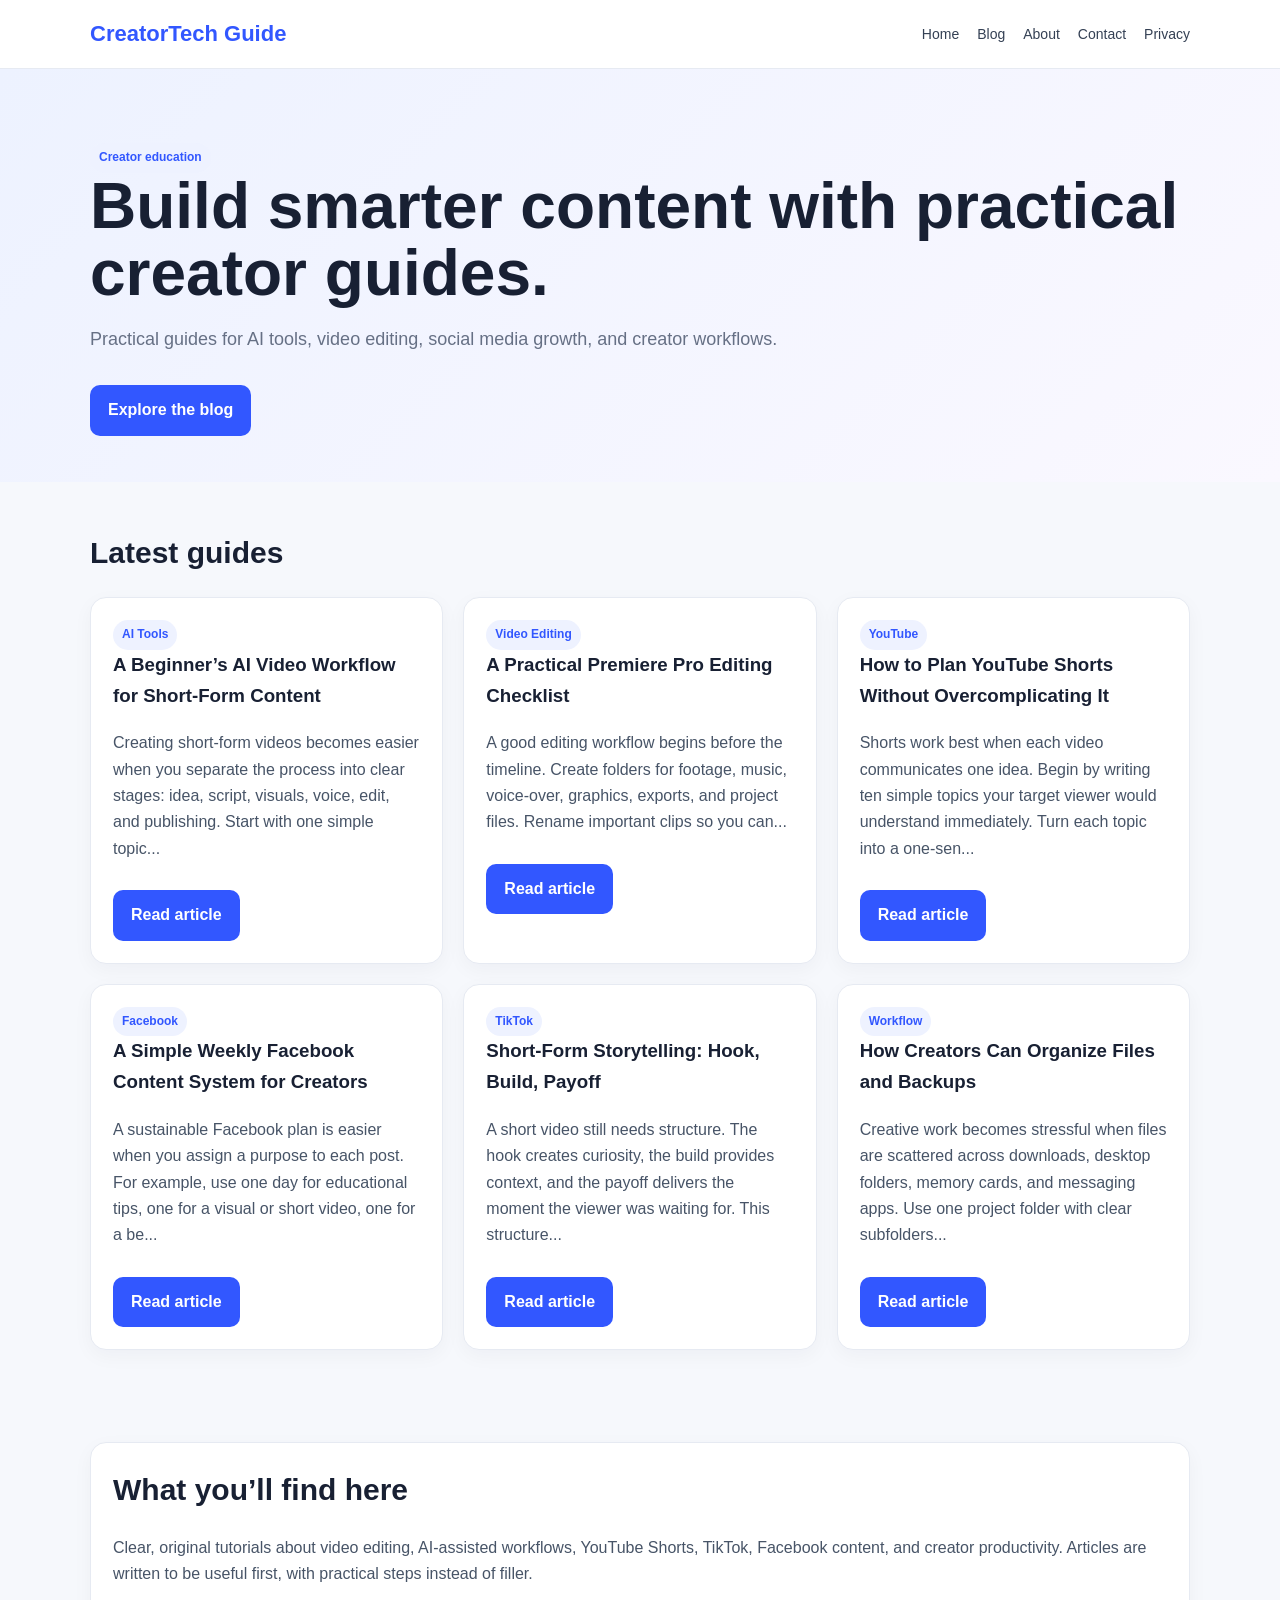
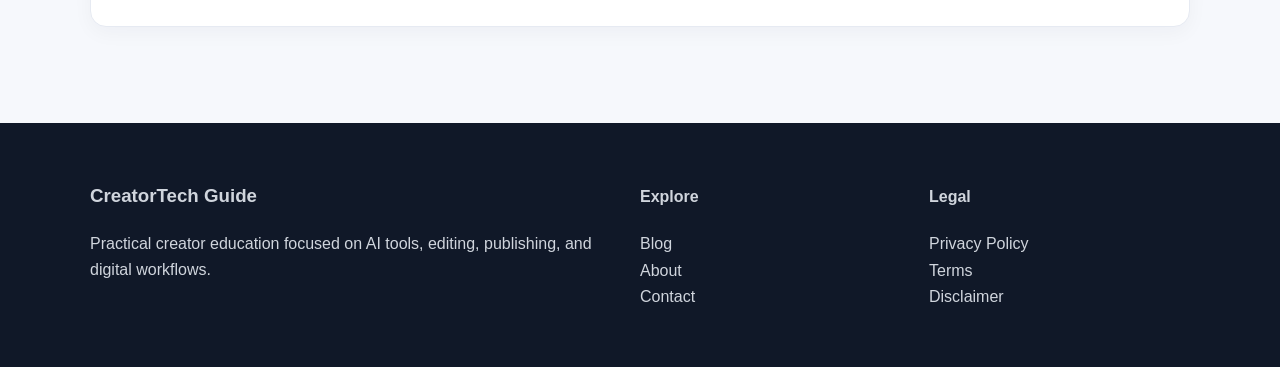
<file: index.html>
<!doctype html><html lang="en"><head>
<meta charset="utf-8"><meta name="viewport" content="width=device-width,initial-scale=1">
<title>Home | CreatorTech Guide</title>
<meta name="description" content="Practical guides for AI tools, video editing, social media growth, and creator workflows.">
<link rel="stylesheet" href="style.css">
</head><body>
<header><div class="container nav">
<a class="logo" href="index.html">CreatorTech Guide</a>
<nav>
<a href="index.html">Home</a>
<a href="blog.html">Blog</a>
<a href="about.html">About</a>
<a href="contact.html">Contact</a>
<a href="privacy.html">Privacy</a>
</nav>
</div></header>

<section class="hero"><div class="container">
<span class="badge">Creator education</span>
<h1>Build smarter content with practical creator guides.</h1>
<p>Practical guides for AI tools, video editing, social media growth, and creator workflows.</p>
<a class="btn" href="blog.html">Explore the blog</a>
</div></section>
<section class="section"><div class="container"><h2>Latest guides</h2><div class="grid"><article class="card"><span class="badge">AI Tools</span><h3><a href="ai-video-workflow.html">A Beginner’s AI Video Workflow for Short-Form Content</a></h3>
    <p>Creating short-form videos becomes easier when you separate the process into clear stages: idea, script, visuals, voice, edit, and publishing. Start with one simple topic...</p><a class="btn" href="ai-video-workflow.html">Read article</a></article><article class="card"><span class="badge">Video Editing</span><h3><a href="premiere-editing-checklist.html">A Practical Premiere Pro Editing Checklist</a></h3>
    <p>A good editing workflow begins before the timeline. Create folders for footage, music, voice-over, graphics, exports, and project files. Rename important clips so you can...</p><a class="btn" href="premiere-editing-checklist.html">Read article</a></article><article class="card"><span class="badge">YouTube</span><h3><a href="youtube-shorts-planning.html">How to Plan YouTube Shorts Without Overcomplicating It</a></h3>
    <p>Shorts work best when each video communicates one idea. Begin by writing ten simple topics your target viewer would understand immediately. Turn each topic into a one-sen...</p><a class="btn" href="youtube-shorts-planning.html">Read article</a></article><article class="card"><span class="badge">Facebook</span><h3><a href="facebook-content-system.html">A Simple Weekly Facebook Content System for Creators</a></h3>
    <p>A sustainable Facebook plan is easier when you assign a purpose to each post. For example, use one day for educational tips, one for a visual or short video, one for a be...</p><a class="btn" href="facebook-content-system.html">Read article</a></article><article class="card"><span class="badge">TikTok</span><h3><a href="tiktok-storytelling.html">Short-Form Storytelling: Hook, Build, Payoff</a></h3>
    <p>A short video still needs structure. The hook creates curiosity, the build provides context, and the payoff delivers the moment the viewer was waiting for. This structure...</p><a class="btn" href="tiktok-storytelling.html">Read article</a></article><article class="card"><span class="badge">Workflow</span><h3><a href="creator-file-organization.html">How Creators Can Organize Files and Backups</a></h3>
    <p>Creative work becomes stressful when files are scattered across downloads, desktop folders, memory cards, and messaging apps. Use one project folder with clear subfolders...</p><a class="btn" href="creator-file-organization.html">Read article</a></article></div></div></section>
<section class="section"><div class="container card"><h2>What you’ll find here</h2>
<p>Clear, original tutorials about video editing, AI-assisted workflows, YouTube Shorts, TikTok, Facebook content, and creator productivity. Articles are written to be useful first, with practical steps instead of filler.</p>
</div></section>

<footer><div class="container footer-grid">
<div><h3>CreatorTech Guide</h3><p>Practical creator education focused on AI tools, editing, publishing, and digital workflows.</p></div>
<div><h4>Explore</h4><p><a href="blog.html">Blog</a><br><a href="about.html">About</a><br><a href="contact.html">Contact</a></p></div>
<div><h4>Legal</h4><p><a href="privacy.html">Privacy Policy</a><br><a href="terms.html">Terms</a><br><a href="disclaimer.html">Disclaimer</a></p></div>
</div></footer>
</body></html>
</file>
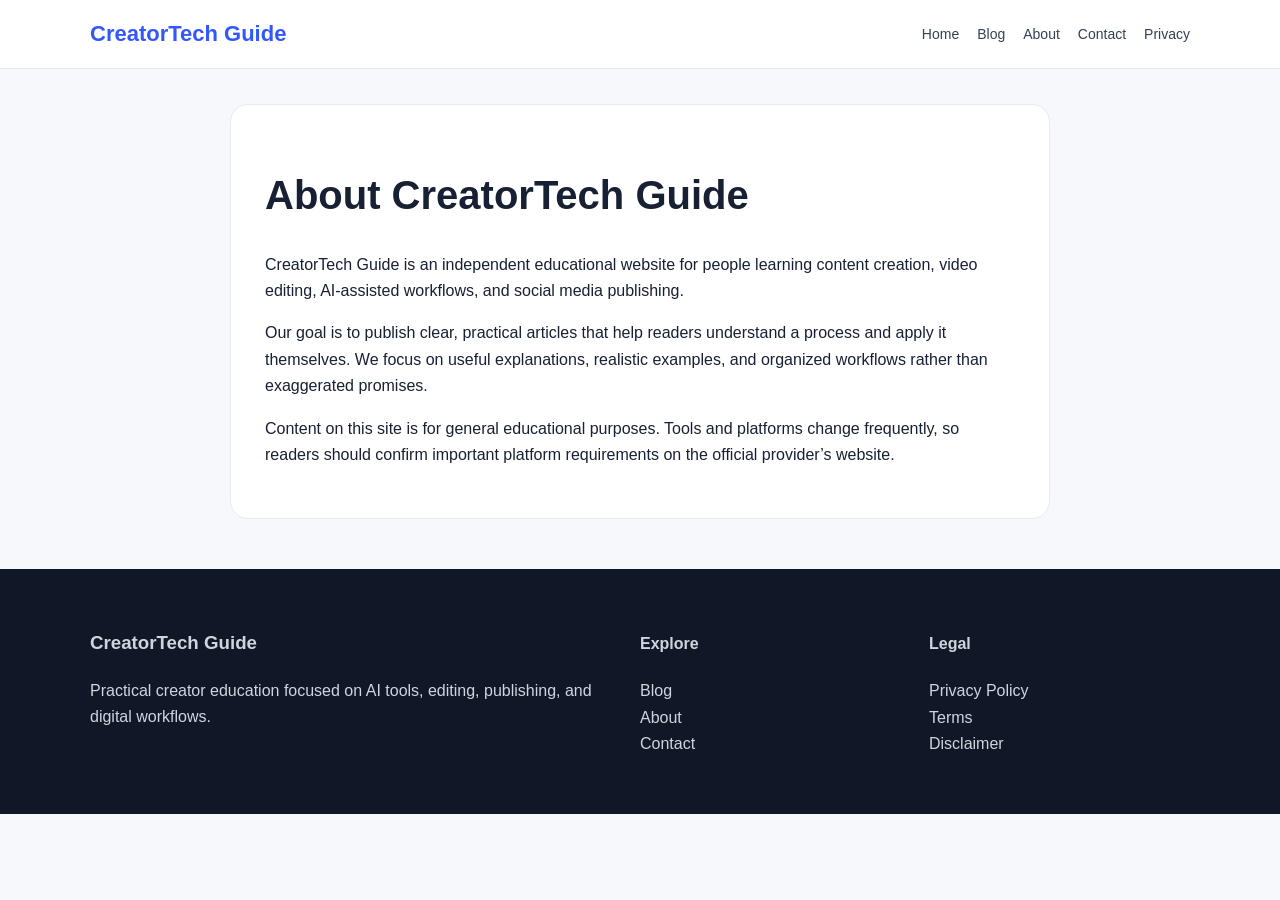
<file: about.html>
<!doctype html><html lang="en"><head>
<meta charset="utf-8"><meta name="viewport" content="width=device-width,initial-scale=1">
<title>About | CreatorTech Guide</title>
<meta name="description" content="CreatorTech Guide">
<link rel="stylesheet" href="style.css">
</head><body>
<header><div class="container nav">
<a class="logo" href="index.html">CreatorTech Guide</a>
<nav>
<a href="index.html">Home</a>
<a href="blog.html">Blog</a>
<a href="about.html">About</a>
<a href="contact.html">Contact</a>
<a href="privacy.html">Privacy</a>
</nav>
</div></header>
<main class="container"><section class="article"><h1>About CreatorTech Guide</h1>
<p>CreatorTech Guide is an independent educational website for people learning content creation, video editing, AI-assisted workflows, and social media publishing.</p>
<p>Our goal is to publish clear, practical articles that help readers understand a process and apply it themselves. We focus on useful explanations, realistic examples, and organized workflows rather than exaggerated promises.</p>
<p>Content on this site is for general educational purposes. Tools and platforms change frequently, so readers should confirm important platform requirements on the official provider’s website.</p></section></main>
<footer><div class="container footer-grid">
<div><h3>CreatorTech Guide</h3><p>Practical creator education focused on AI tools, editing, publishing, and digital workflows.</p></div>
<div><h4>Explore</h4><p><a href="blog.html">Blog</a><br><a href="about.html">About</a><br><a href="contact.html">Contact</a></p></div>
<div><h4>Legal</h4><p><a href="privacy.html">Privacy Policy</a><br><a href="terms.html">Terms</a><br><a href="disclaimer.html">Disclaimer</a></p></div>
</div></footer>
</body></html>
</file>
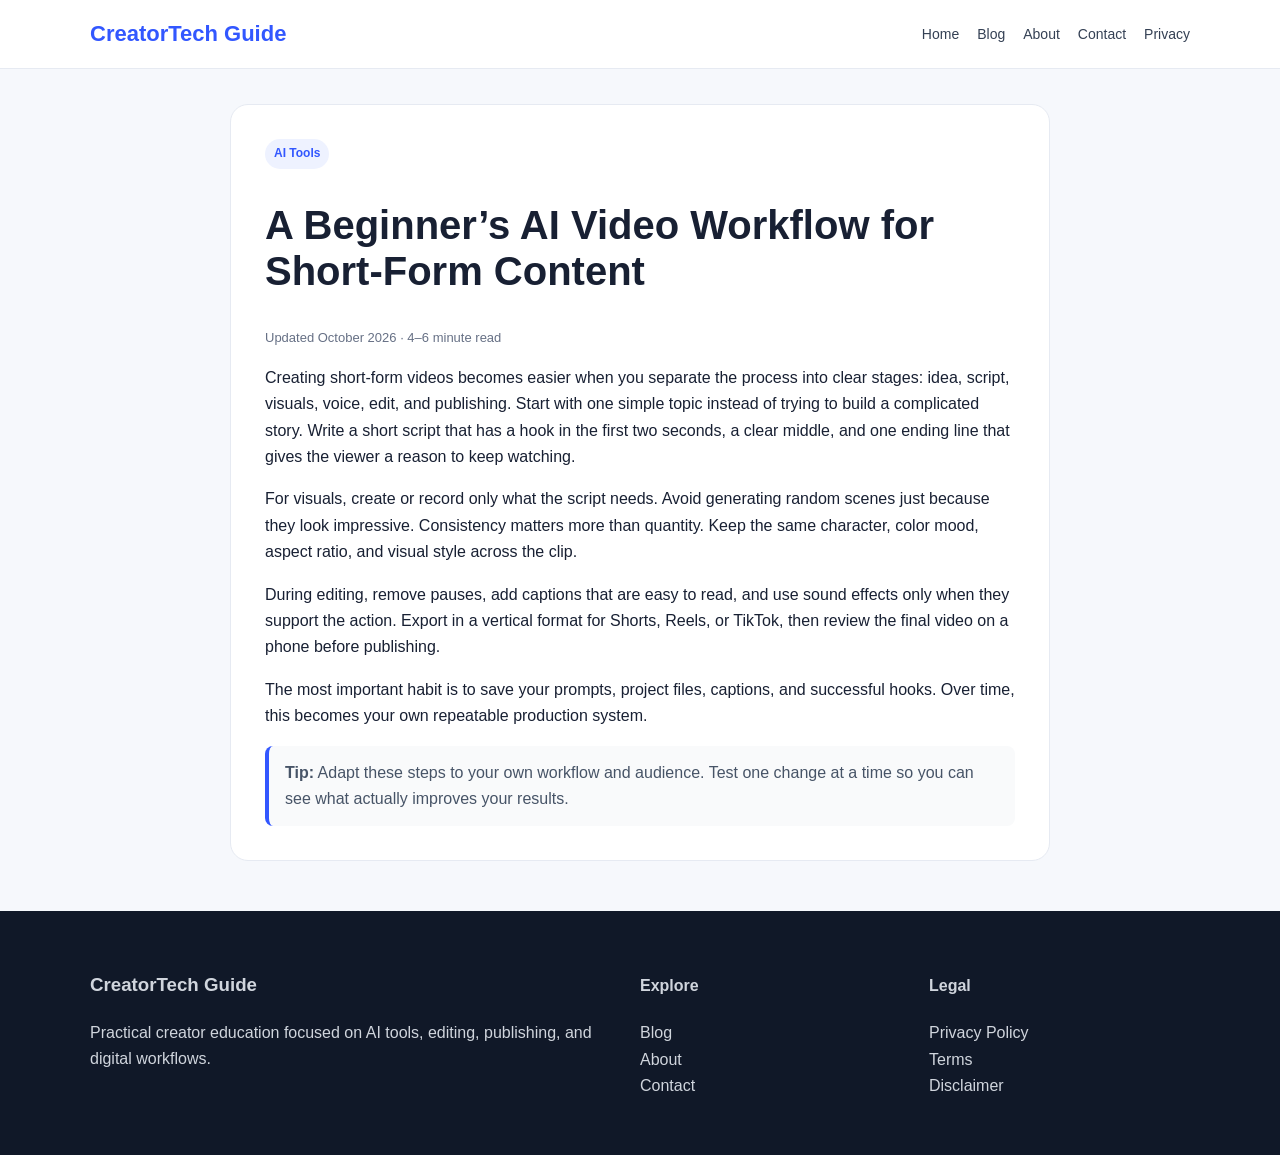
<file: ai-video-workflow.html>
<!doctype html><html lang="en"><head>
<meta charset="utf-8"><meta name="viewport" content="width=device-width,initial-scale=1">
<title>A Beginner’s AI Video Workflow for Short-Form Content | CreatorTech Guide</title>
<meta name="description" content="A Beginner’s AI Video Workflow for Short-Form Content">
<link rel="stylesheet" href="style.css">
</head><body>
<header><div class="container nav">
<a class="logo" href="index.html">CreatorTech Guide</a>
<nav>
<a href="index.html">Home</a>
<a href="blog.html">Blog</a>
<a href="about.html">About</a>
<a href="contact.html">Contact</a>
<a href="privacy.html">Privacy</a>
</nav>
</div></header>
<main class="container"><article class="article"><span class="badge">AI Tools</span>
    <h1>A Beginner’s AI Video Workflow for Short-Form Content</h1><p class="meta">Updated October 2026 · 4–6 minute read</p><p>Creating short-form videos becomes easier when you separate the process into clear stages: idea, script, visuals, voice, edit, and publishing. Start with one simple topic instead of trying to build a complicated story. Write a short script that has a hook in the first two seconds, a clear middle, and one ending line that gives the viewer a reason to keep watching.</p><p>For visuals, create or record only what the script needs. Avoid generating random scenes just because they look impressive. Consistency matters more than quantity. Keep the same character, color mood, aspect ratio, and visual style across the clip.</p><p>During editing, remove pauses, add captions that are easy to read, and use sound effects only when they support the action. Export in a vertical format for Shorts, Reels, or TikTok, then review the final video on a phone before publishing.</p><p>The most important habit is to save your prompts, project files, captions, and successful hooks. Over time, this becomes your own repeatable production system.</p>
    <div class="notice"><strong>Tip:</strong> Adapt these steps to your own workflow and audience. Test one change at a time so you can see what actually improves your results.</div>
    </article></main>
<footer><div class="container footer-grid">
<div><h3>CreatorTech Guide</h3><p>Practical creator education focused on AI tools, editing, publishing, and digital workflows.</p></div>
<div><h4>Explore</h4><p><a href="blog.html">Blog</a><br><a href="about.html">About</a><br><a href="contact.html">Contact</a></p></div>
<div><h4>Legal</h4><p><a href="privacy.html">Privacy Policy</a><br><a href="terms.html">Terms</a><br><a href="disclaimer.html">Disclaimer</a></p></div>
</div></footer>
</body></html>
</file>
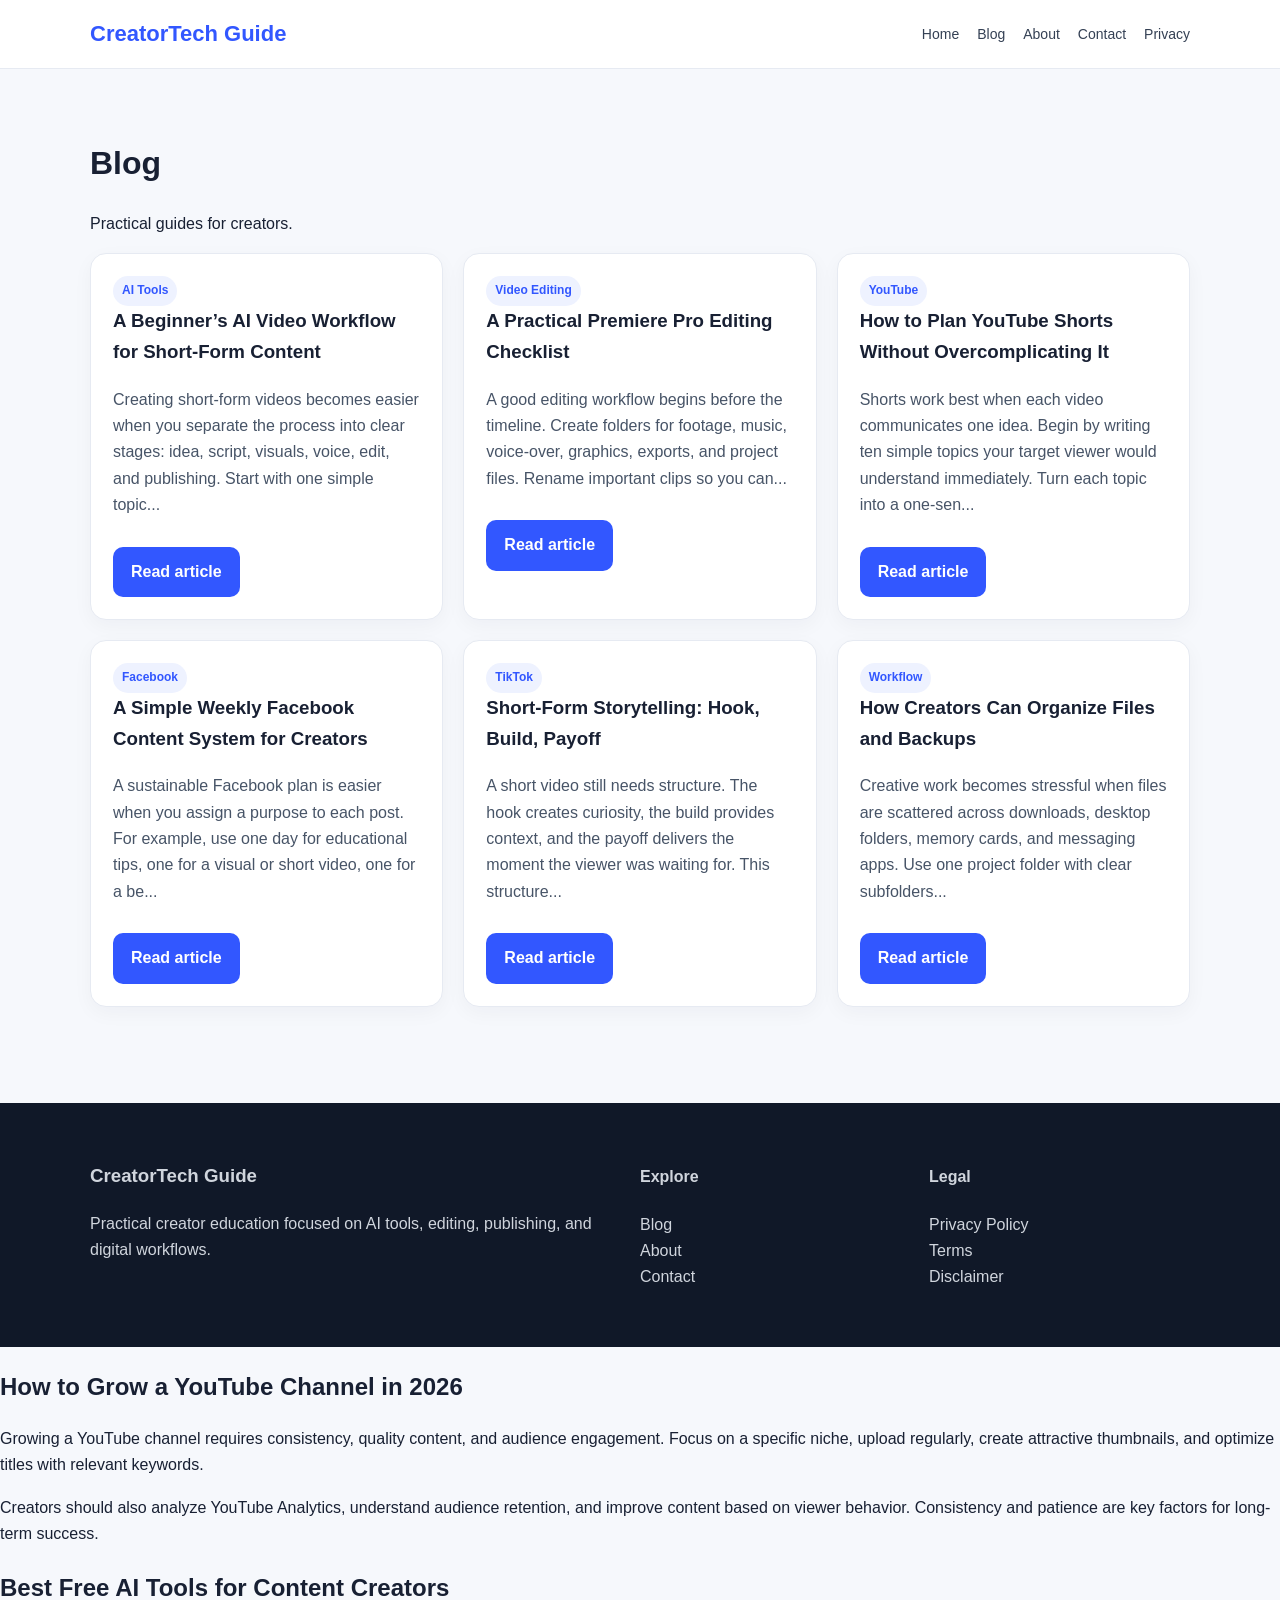
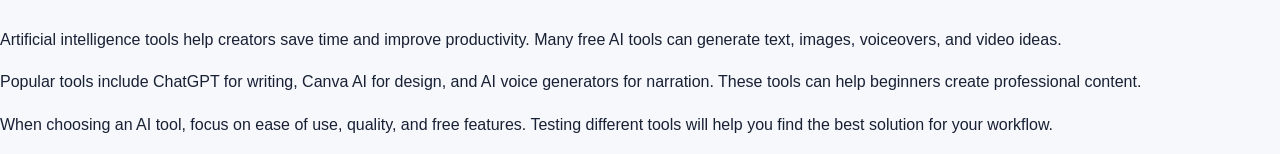
<file: blog.html>
<!doctype html><html lang="en"><head>
<meta charset="utf-8"><meta name="viewport" content="width=device-width,initial-scale=1">
<title>Blog | CreatorTech Guide</title>
<meta name="description" content="CreatorTech Guide">
<link rel="stylesheet" href="style.css">
</head><body>
<header><div class="container nav">
<a class="logo" href="index.html">CreatorTech Guide</a>
<nav>
<a href="index.html">Home</a>
<a href="blog.html">Blog</a>
<a href="about.html">About</a>
<a href="contact.html">Contact</a>
<a href="privacy.html">Privacy</a>
</nav>
</div></header>
<main class="section"><div class="container"><h1>Blog</h1><p>Practical guides for creators.</p><div class="grid"><article class="card"><span class="badge">AI Tools</span><h3><a href="ai-video-workflow.html">A Beginner’s AI Video Workflow for Short-Form Content</a></h3>
    <p>Creating short-form videos becomes easier when you separate the process into clear stages: idea, script, visuals, voice, edit, and publishing. Start with one simple topic...</p><a class="btn" href="ai-video-workflow.html">Read article</a></article><article class="card"><span class="badge">Video Editing</span><h3><a href="premiere-editing-checklist.html">A Practical Premiere Pro Editing Checklist</a></h3>
    <p>A good editing workflow begins before the timeline. Create folders for footage, music, voice-over, graphics, exports, and project files. Rename important clips so you can...</p><a class="btn" href="premiere-editing-checklist.html">Read article</a></article><article class="card"><span class="badge">YouTube</span><h3><a href="youtube-shorts-planning.html">How to Plan YouTube Shorts Without Overcomplicating It</a></h3>
    <p>Shorts work best when each video communicates one idea. Begin by writing ten simple topics your target viewer would understand immediately. Turn each topic into a one-sen...</p><a class="btn" href="youtube-shorts-planning.html">Read article</a></article><article class="card"><span class="badge">Facebook</span><h3><a href="facebook-content-system.html">A Simple Weekly Facebook Content System for Creators</a></h3>
    <p>A sustainable Facebook plan is easier when you assign a purpose to each post. For example, use one day for educational tips, one for a visual or short video, one for a be...</p><a class="btn" href="facebook-content-system.html">Read article</a></article><article class="card"><span class="badge">TikTok</span><h3><a href="tiktok-storytelling.html">Short-Form Storytelling: Hook, Build, Payoff</a></h3>
    <p>A short video still needs structure. The hook creates curiosity, the build provides context, and the payoff delivers the moment the viewer was waiting for. This structure...</p><a class="btn" href="tiktok-storytelling.html">Read article</a></article><article class="card"><span class="badge">Workflow</span><h3><a href="creator-file-organization.html">How Creators Can Organize Files and Backups</a></h3>
    <p>Creative work becomes stressful when files are scattered across downloads, desktop folders, memory cards, and messaging apps. Use one project folder with clear subfolders...</p><a class="btn" href="creator-file-organization.html">Read article</a></article></div></div></main>
<footer><div class="container footer-grid">
<div><h3>CreatorTech Guide</h3><p>Practical creator education focused on AI tools, editing, publishing, and digital workflows.</p></div>
<div><h4>Explore</h4><p><a href="blog.html">Blog</a><br><a href="about.html">About</a><br><a href="contact.html">Contact</a></p></div>
<div><h4>Legal</h4><p><a href="privacy.html">Privacy Policy</a><br><a href="terms.html">Terms</a><br><a href="disclaimer.html">Disclaimer</a></p></div>
</div></footer>
</body></html>   <h2>How to Grow a YouTube Channel in 2026</h2>

<p>Growing a YouTube channel requires consistency, quality content, and audience engagement. Focus on a specific niche, upload regularly, create attractive thumbnails, and optimize titles with relevant keywords.</p>

<p>Creators should also analyze YouTube Analytics, understand audience retention, and improve content based on viewer behavior. Consistency and patience are key factors for long-term success.</p>
<h2>Best Free AI Tools for Content Creators</h2>

<p>Artificial intelligence tools help creators save time and improve productivity. Many free AI tools can generate text, images, voiceovers, and video ideas.</p>

<p>Popular tools include ChatGPT for writing, Canva AI for design, and AI voice generators for narration. These tools can help beginners create professional content.</p>

<p>When choosing an AI tool, focus on ease of use, quality, and free features. Testing different tools will help you find the best solution for your workflow.</p>
</file>
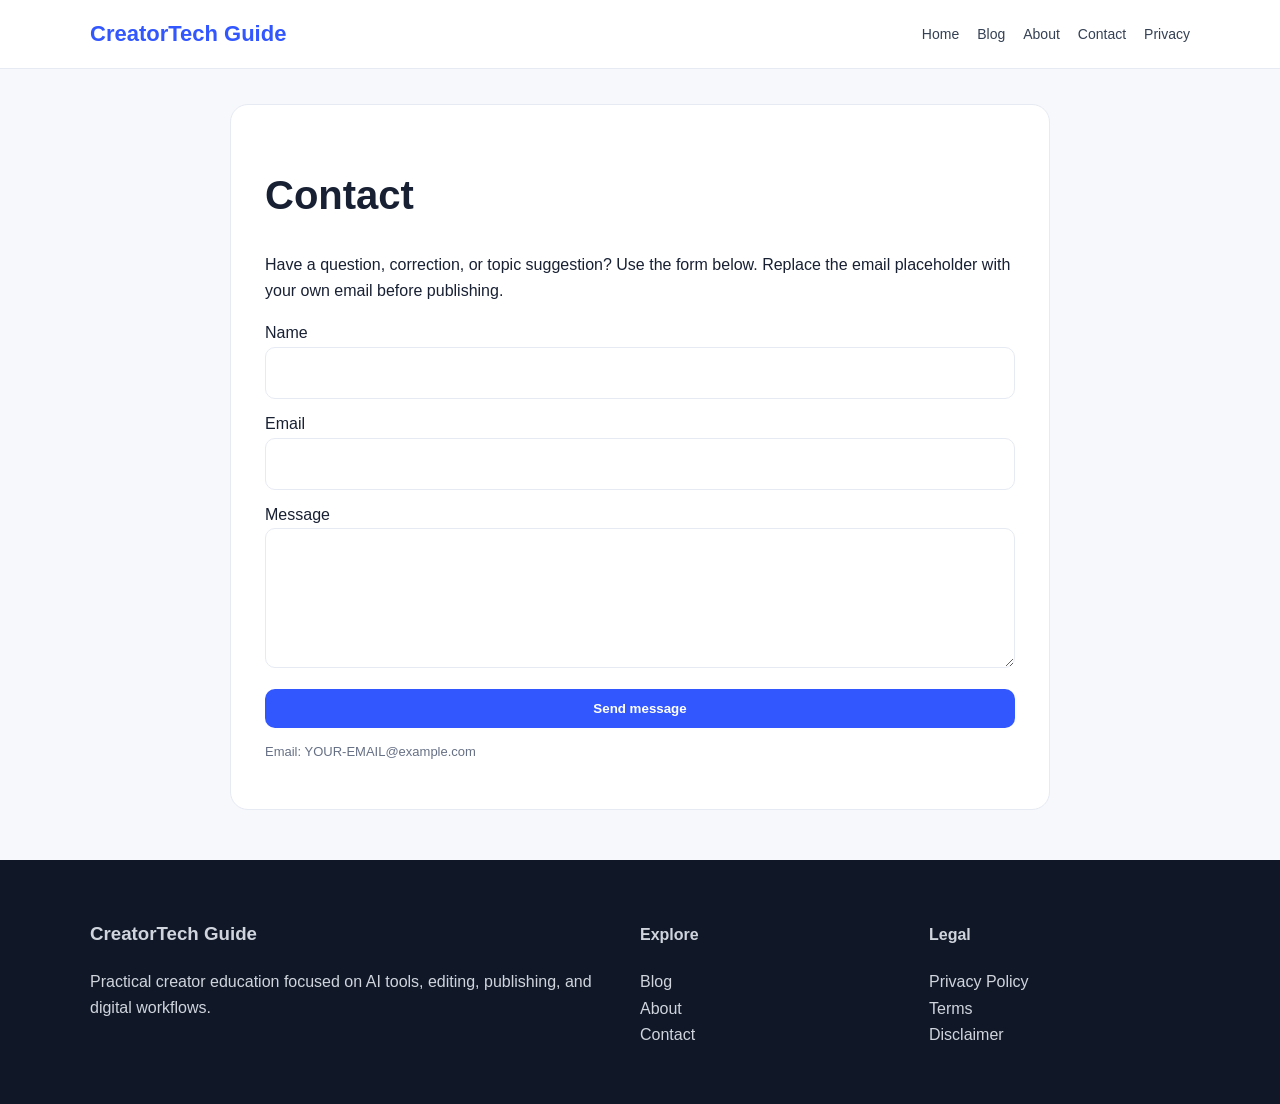
<file: contact.html>
<!doctype html><html lang="en"><head>
<meta charset="utf-8"><meta name="viewport" content="width=device-width,initial-scale=1">
<title>Contact | CreatorTech Guide</title>
<meta name="description" content="CreatorTech Guide">
<link rel="stylesheet" href="style.css">
</head><body>
<header><div class="container nav">
<a class="logo" href="index.html">CreatorTech Guide</a>
<nav>
<a href="index.html">Home</a>
<a href="blog.html">Blog</a>
<a href="about.html">About</a>
<a href="contact.html">Contact</a>
<a href="privacy.html">Privacy</a>
</nav>
</div></header>
<main class="container"><section class="article"><h1>Contact</h1>
<p>Have a question, correction, or topic suggestion? Use the form below. Replace the email placeholder with your own email before publishing.</p>
<form action="mailto:YOUR-EMAIL@example.com" method="post" enctype="text/plain">
<label>Name<input name="name" required></label>
<label>Email<input type="email" name="email" required></label>
<label>Message<textarea name="message" required></textarea></label>
<button type="submit">Send message</button>
</form>
<p class="meta">Email: YOUR-EMAIL@example.com</p></section></main>
<footer><div class="container footer-grid">
<div><h3>CreatorTech Guide</h3><p>Practical creator education focused on AI tools, editing, publishing, and digital workflows.</p></div>
<div><h4>Explore</h4><p><a href="blog.html">Blog</a><br><a href="about.html">About</a><br><a href="contact.html">Contact</a></p></div>
<div><h4>Legal</h4><p><a href="privacy.html">Privacy Policy</a><br><a href="terms.html">Terms</a><br><a href="disclaimer.html">Disclaimer</a></p></div>
</div></footer>
</body></html>
</file>
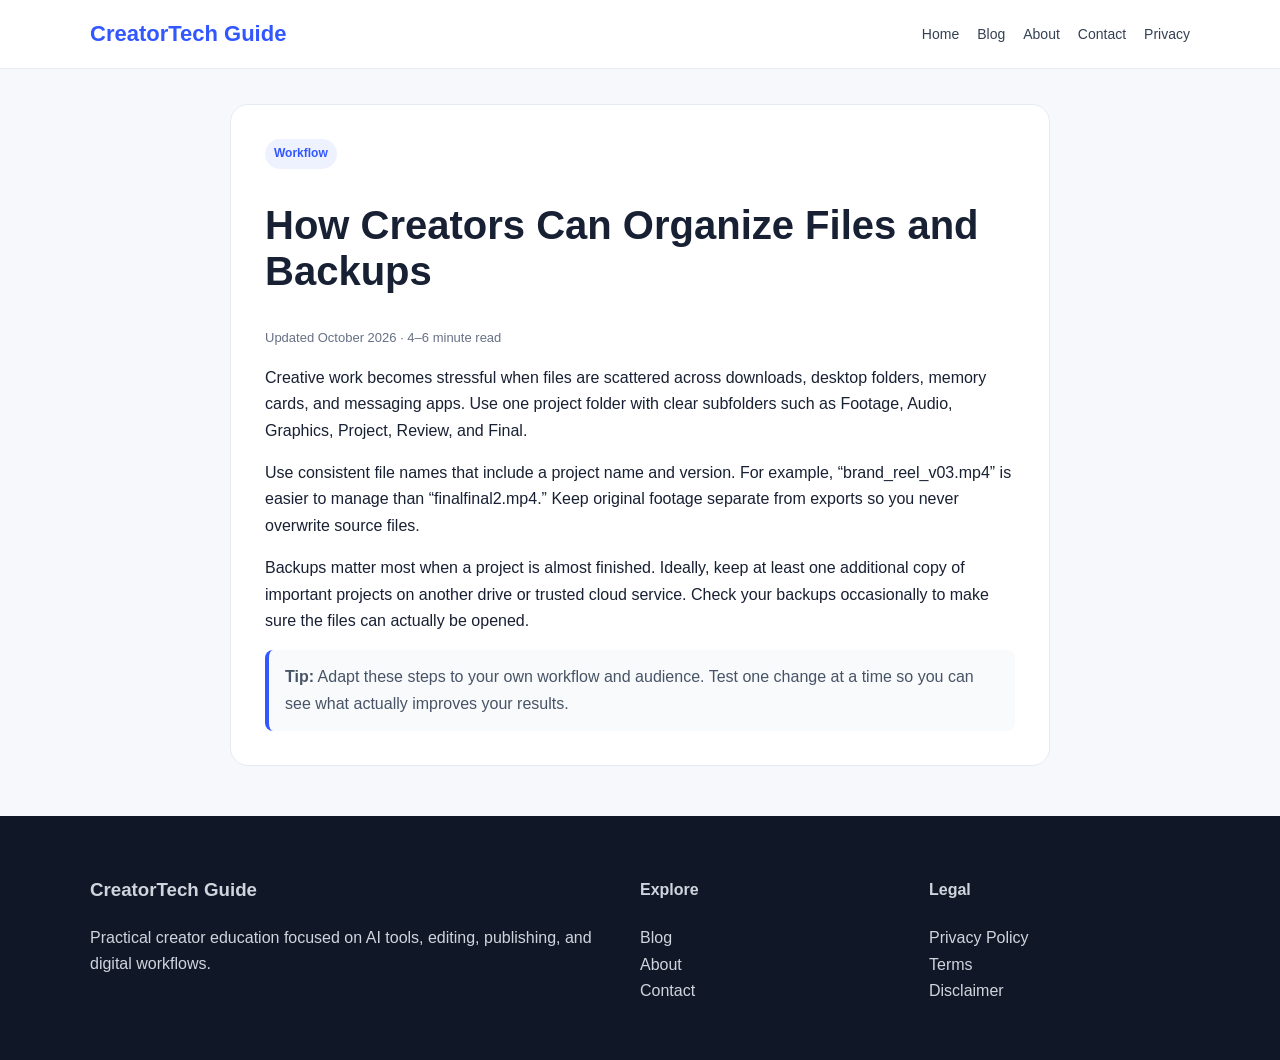
<file: creator-file-organization.html>
<!doctype html><html lang="en"><head>
<meta charset="utf-8"><meta name="viewport" content="width=device-width,initial-scale=1">
<title>How Creators Can Organize Files and Backups | CreatorTech Guide</title>
<meta name="description" content="How Creators Can Organize Files and Backups">
<link rel="stylesheet" href="style.css">
</head><body>
<header><div class="container nav">
<a class="logo" href="index.html">CreatorTech Guide</a>
<nav>
<a href="index.html">Home</a>
<a href="blog.html">Blog</a>
<a href="about.html">About</a>
<a href="contact.html">Contact</a>
<a href="privacy.html">Privacy</a>
</nav>
</div></header>
<main class="container"><article class="article"><span class="badge">Workflow</span>
    <h1>How Creators Can Organize Files and Backups</h1><p class="meta">Updated October 2026 · 4–6 minute read</p><p>Creative work becomes stressful when files are scattered across downloads, desktop folders, memory cards, and messaging apps. Use one project folder with clear subfolders such as Footage, Audio, Graphics, Project, Review, and Final.</p><p>Use consistent file names that include a project name and version. For example, “brand_reel_v03.mp4” is easier to manage than “finalfinal2.mp4.” Keep original footage separate from exports so you never overwrite source files.</p><p>Backups matter most when a project is almost finished. Ideally, keep at least one additional copy of important projects on another drive or trusted cloud service. Check your backups occasionally to make sure the files can actually be opened.</p>
    <div class="notice"><strong>Tip:</strong> Adapt these steps to your own workflow and audience. Test one change at a time so you can see what actually improves your results.</div>
    </article></main>
<footer><div class="container footer-grid">
<div><h3>CreatorTech Guide</h3><p>Practical creator education focused on AI tools, editing, publishing, and digital workflows.</p></div>
<div><h4>Explore</h4><p><a href="blog.html">Blog</a><br><a href="about.html">About</a><br><a href="contact.html">Contact</a></p></div>
<div><h4>Legal</h4><p><a href="privacy.html">Privacy Policy</a><br><a href="terms.html">Terms</a><br><a href="disclaimer.html">Disclaimer</a></p></div>
</div></footer>
</body></html>
</file>
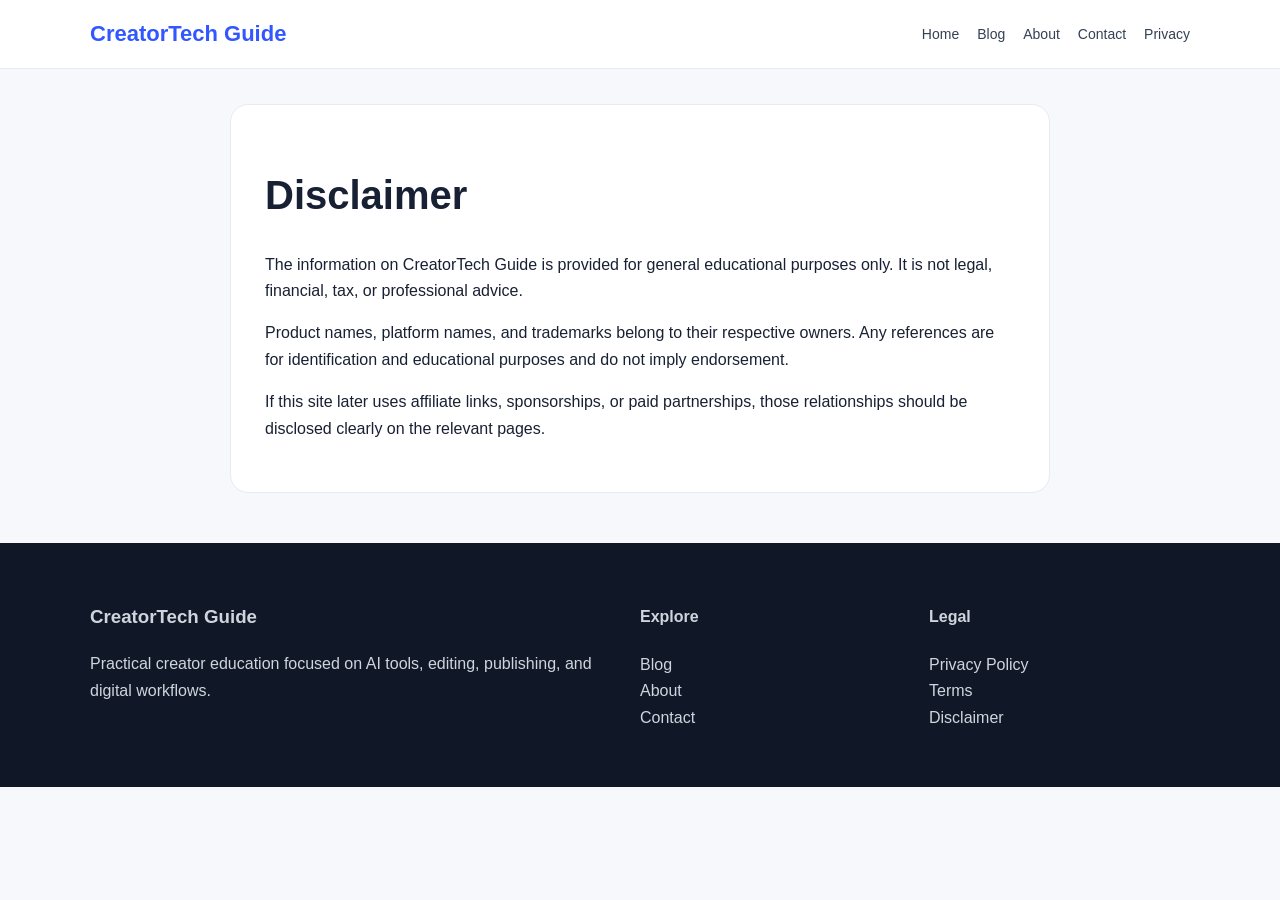
<file: disclaimer.html>
<!doctype html><html lang="en"><head>
<meta charset="utf-8"><meta name="viewport" content="width=device-width,initial-scale=1">
<title>Disclaimer | CreatorTech Guide</title>
<meta name="description" content="CreatorTech Guide">
<link rel="stylesheet" href="style.css">
</head><body>
<header><div class="container nav">
<a class="logo" href="index.html">CreatorTech Guide</a>
<nav>
<a href="index.html">Home</a>
<a href="blog.html">Blog</a>
<a href="about.html">About</a>
<a href="contact.html">Contact</a>
<a href="privacy.html">Privacy</a>
</nav>
</div></header>
<main class="container"><section class="article"><h1>Disclaimer</h1>
<p>The information on CreatorTech Guide is provided for general educational purposes only. It is not legal, financial, tax, or professional advice.</p>
<p>Product names, platform names, and trademarks belong to their respective owners. Any references are for identification and educational purposes and do not imply endorsement.</p>
<p>If this site later uses affiliate links, sponsorships, or paid partnerships, those relationships should be disclosed clearly on the relevant pages.</p></section></main>
<footer><div class="container footer-grid">
<div><h3>CreatorTech Guide</h3><p>Practical creator education focused on AI tools, editing, publishing, and digital workflows.</p></div>
<div><h4>Explore</h4><p><a href="blog.html">Blog</a><br><a href="about.html">About</a><br><a href="contact.html">Contact</a></p></div>
<div><h4>Legal</h4><p><a href="privacy.html">Privacy Policy</a><br><a href="terms.html">Terms</a><br><a href="disclaimer.html">Disclaimer</a></p></div>
</div></footer>
</body></html>
</file>
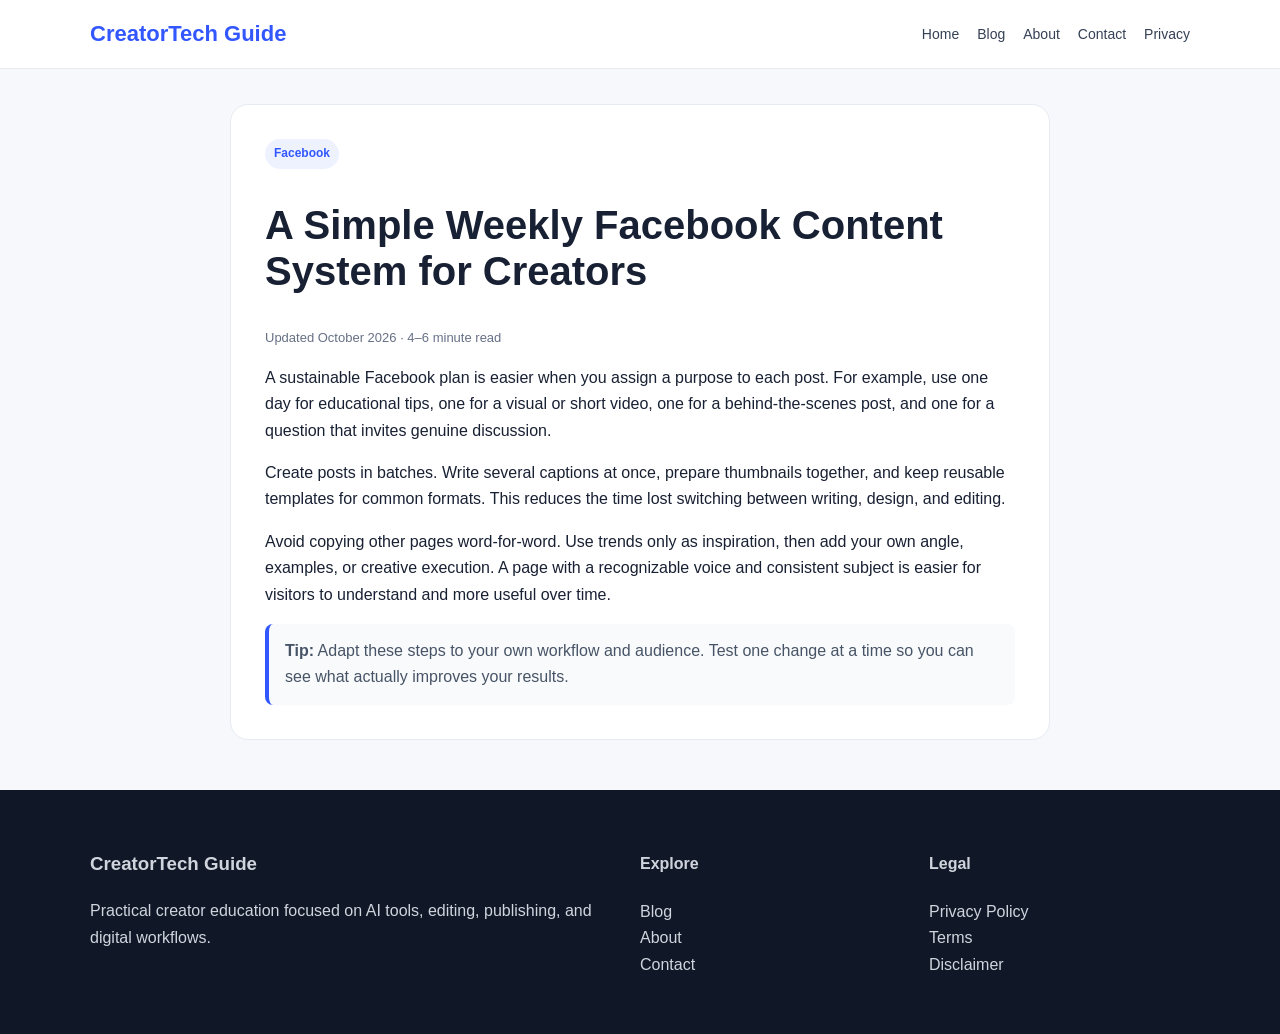
<file: facebook-content-system.html>
<!doctype html><html lang="en"><head>
<meta charset="utf-8"><meta name="viewport" content="width=device-width,initial-scale=1">
<title>A Simple Weekly Facebook Content System for Creators | CreatorTech Guide</title>
<meta name="description" content="A Simple Weekly Facebook Content System for Creators">
<link rel="stylesheet" href="style.css">
</head><body>
<header><div class="container nav">
<a class="logo" href="index.html">CreatorTech Guide</a>
<nav>
<a href="index.html">Home</a>
<a href="blog.html">Blog</a>
<a href="about.html">About</a>
<a href="contact.html">Contact</a>
<a href="privacy.html">Privacy</a>
</nav>
</div></header>
<main class="container"><article class="article"><span class="badge">Facebook</span>
    <h1>A Simple Weekly Facebook Content System for Creators</h1><p class="meta">Updated October 2026 · 4–6 minute read</p><p>A sustainable Facebook plan is easier when you assign a purpose to each post. For example, use one day for educational tips, one for a visual or short video, one for a behind-the-scenes post, and one for a question that invites genuine discussion.</p><p>Create posts in batches. Write several captions at once, prepare thumbnails together, and keep reusable templates for common formats. This reduces the time lost switching between writing, design, and editing.</p><p>Avoid copying other pages word-for-word. Use trends only as inspiration, then add your own angle, examples, or creative execution. A page with a recognizable voice and consistent subject is easier for visitors to understand and more useful over time.</p>
    <div class="notice"><strong>Tip:</strong> Adapt these steps to your own workflow and audience. Test one change at a time so you can see what actually improves your results.</div>
    </article></main>
<footer><div class="container footer-grid">
<div><h3>CreatorTech Guide</h3><p>Practical creator education focused on AI tools, editing, publishing, and digital workflows.</p></div>
<div><h4>Explore</h4><p><a href="blog.html">Blog</a><br><a href="about.html">About</a><br><a href="contact.html">Contact</a></p></div>
<div><h4>Legal</h4><p><a href="privacy.html">Privacy Policy</a><br><a href="terms.html">Terms</a><br><a href="disclaimer.html">Disclaimer</a></p></div>
</div></footer>
</body></html>
</file>
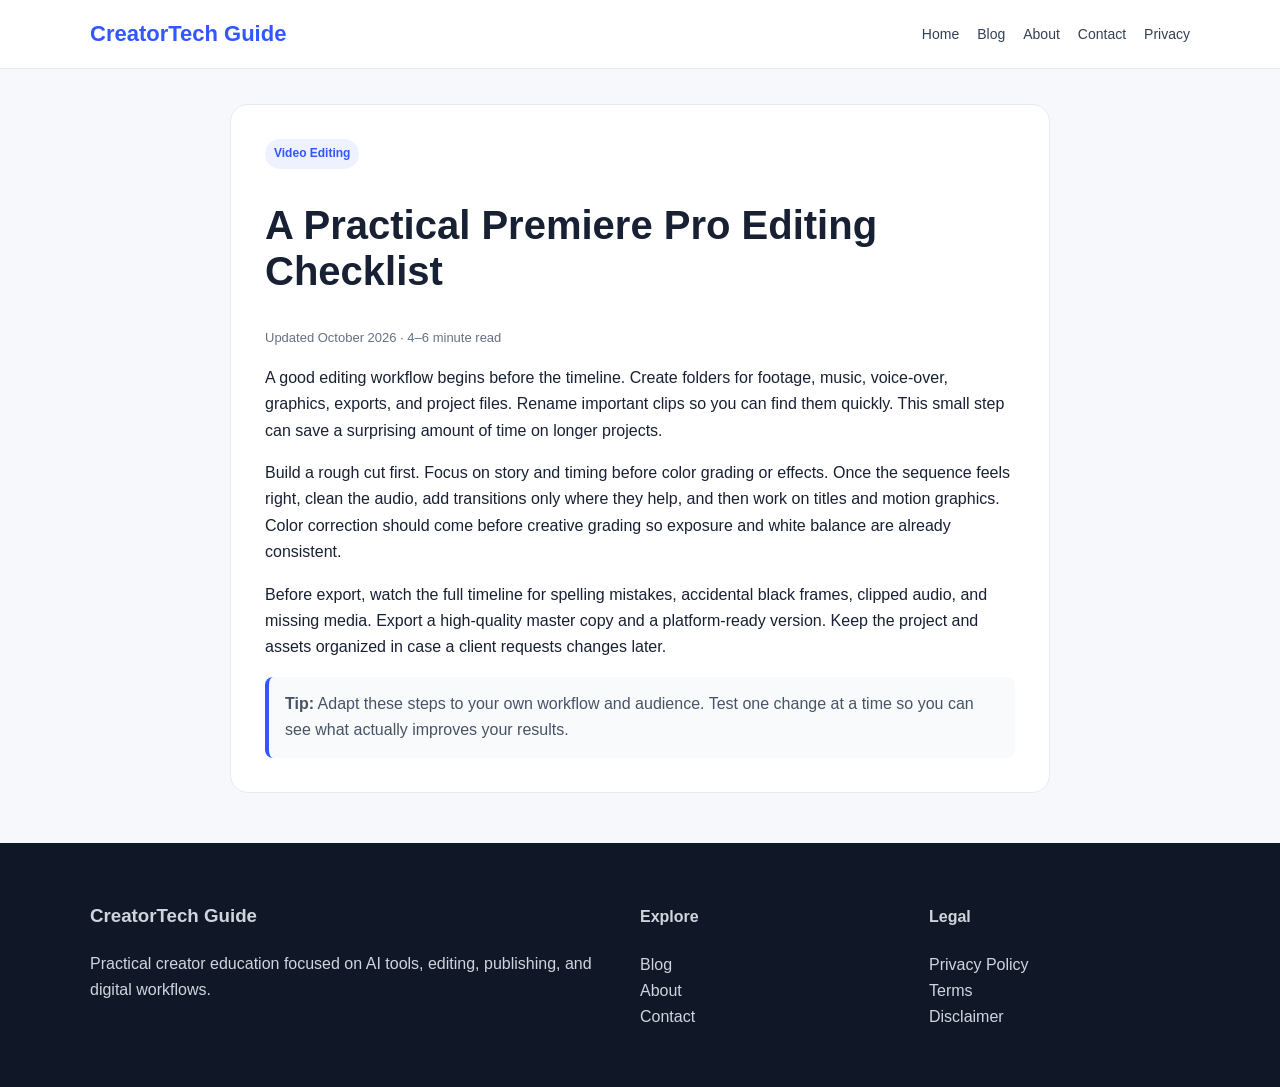
<file: premiere-editing-checklist.html>
<!doctype html><html lang="en"><head>
<meta charset="utf-8"><meta name="viewport" content="width=device-width,initial-scale=1">
<title>A Practical Premiere Pro Editing Checklist | CreatorTech Guide</title>
<meta name="description" content="A Practical Premiere Pro Editing Checklist">
<link rel="stylesheet" href="style.css">
</head><body>
<header><div class="container nav">
<a class="logo" href="index.html">CreatorTech Guide</a>
<nav>
<a href="index.html">Home</a>
<a href="blog.html">Blog</a>
<a href="about.html">About</a>
<a href="contact.html">Contact</a>
<a href="privacy.html">Privacy</a>
</nav>
</div></header>
<main class="container"><article class="article"><span class="badge">Video Editing</span>
    <h1>A Practical Premiere Pro Editing Checklist</h1><p class="meta">Updated October 2026 · 4–6 minute read</p><p>A good editing workflow begins before the timeline. Create folders for footage, music, voice-over, graphics, exports, and project files. Rename important clips so you can find them quickly. This small step can save a surprising amount of time on longer projects.</p><p>Build a rough cut first. Focus on story and timing before color grading or effects. Once the sequence feels right, clean the audio, add transitions only where they help, and then work on titles and motion graphics. Color correction should come before creative grading so exposure and white balance are already consistent.</p><p>Before export, watch the full timeline for spelling mistakes, accidental black frames, clipped audio, and missing media. Export a high-quality master copy and a platform-ready version. Keep the project and assets organized in case a client requests changes later.</p>
    <div class="notice"><strong>Tip:</strong> Adapt these steps to your own workflow and audience. Test one change at a time so you can see what actually improves your results.</div>
    </article></main>
<footer><div class="container footer-grid">
<div><h3>CreatorTech Guide</h3><p>Practical creator education focused on AI tools, editing, publishing, and digital workflows.</p></div>
<div><h4>Explore</h4><p><a href="blog.html">Blog</a><br><a href="about.html">About</a><br><a href="contact.html">Contact</a></p></div>
<div><h4>Legal</h4><p><a href="privacy.html">Privacy Policy</a><br><a href="terms.html">Terms</a><br><a href="disclaimer.html">Disclaimer</a></p></div>
</div></footer>
</body></html>
</file>
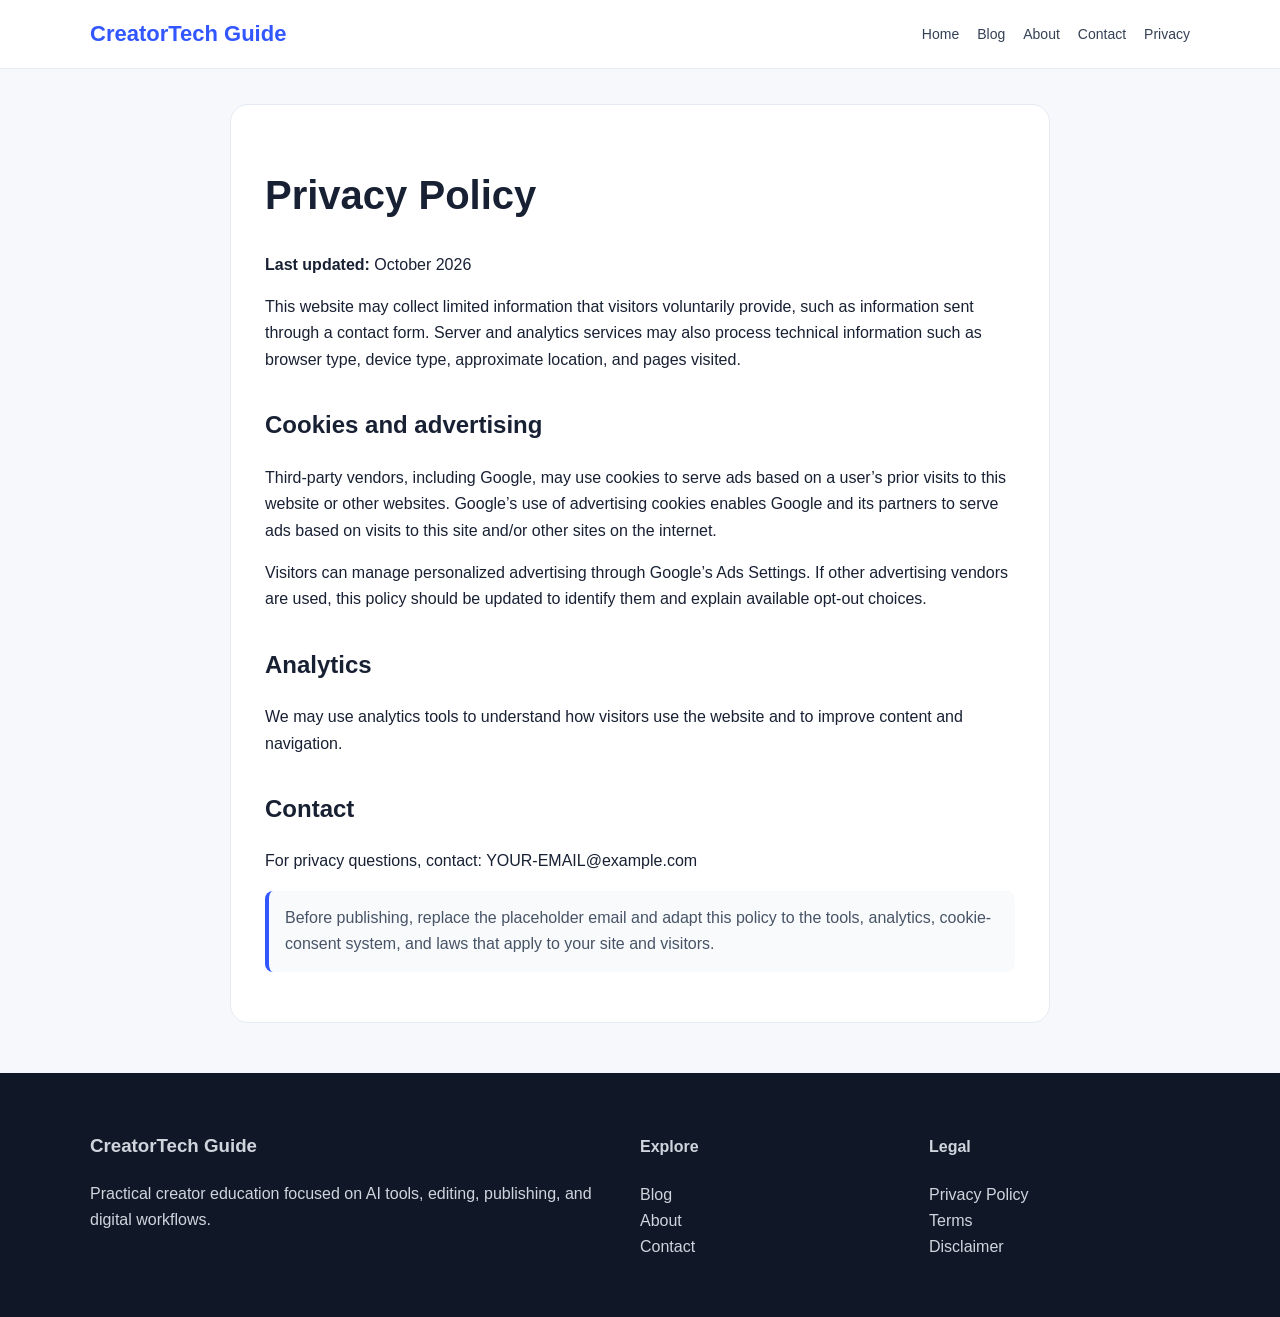
<file: privacy.html>
<!doctype html><html lang="en"><head>
<meta charset="utf-8"><meta name="viewport" content="width=device-width,initial-scale=1">
<title>Privacy Policy | CreatorTech Guide</title>
<meta name="description" content="CreatorTech Guide">
<link rel="stylesheet" href="style.css">
</head><body>
<header><div class="container nav">
<a class="logo" href="index.html">CreatorTech Guide</a>
<nav>
<a href="index.html">Home</a>
<a href="blog.html">Blog</a>
<a href="about.html">About</a>
<a href="contact.html">Contact</a>
<a href="privacy.html">Privacy</a>
</nav>
</div></header>
<main class="container"><section class="article"><h1>Privacy Policy</h1>
<p><strong>Last updated:</strong> October 2026</p>
<p>This website may collect limited information that visitors voluntarily provide, such as information sent through a contact form. Server and analytics services may also process technical information such as browser type, device type, approximate location, and pages visited.</p>
<h2>Cookies and advertising</h2>
<p>Third-party vendors, including Google, may use cookies to serve ads based on a user’s prior visits to this website or other websites. Google’s use of advertising cookies enables Google and its partners to serve ads based on visits to this site and/or other sites on the internet.</p>
<p>Visitors can manage personalized advertising through Google’s Ads Settings. If other advertising vendors are used, this policy should be updated to identify them and explain available opt-out choices.</p>
<h2>Analytics</h2><p>We may use analytics tools to understand how visitors use the website and to improve content and navigation.</p>
<h2>Contact</h2><p>For privacy questions, contact: YOUR-EMAIL@example.com</p>
<p class="notice">Before publishing, replace the placeholder email and adapt this policy to the tools, analytics, cookie-consent system, and laws that apply to your site and visitors.</p>
</section></main>
<footer><div class="container footer-grid">
<div><h3>CreatorTech Guide</h3><p>Practical creator education focused on AI tools, editing, publishing, and digital workflows.</p></div>
<div><h4>Explore</h4><p><a href="blog.html">Blog</a><br><a href="about.html">About</a><br><a href="contact.html">Contact</a></p></div>
<div><h4>Legal</h4><p><a href="privacy.html">Privacy Policy</a><br><a href="terms.html">Terms</a><br><a href="disclaimer.html">Disclaimer</a></p></div>
</div></footer>
</body></html>
</file>
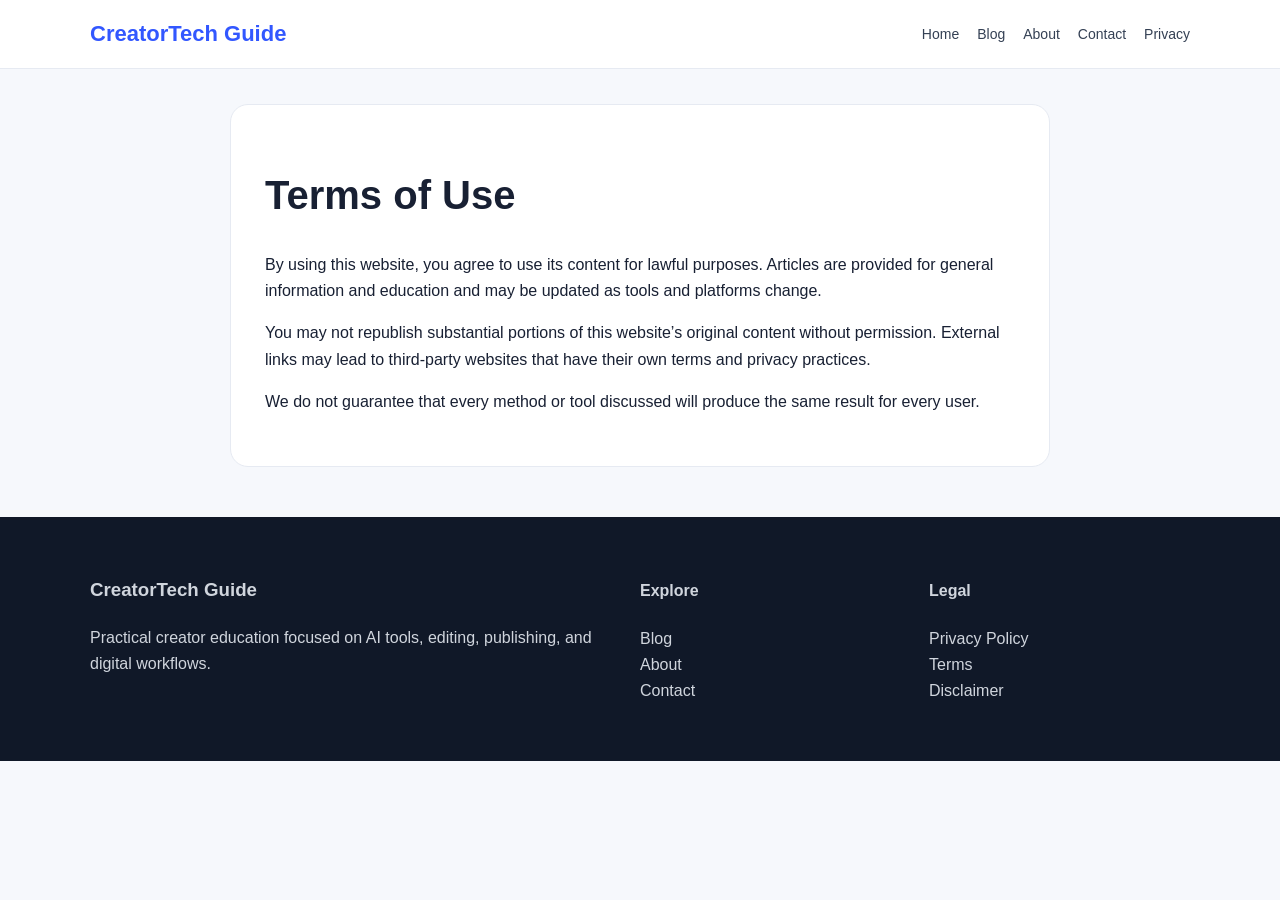
<file: terms.html>
<!doctype html><html lang="en"><head>
<meta charset="utf-8"><meta name="viewport" content="width=device-width,initial-scale=1">
<title>Terms of Use | CreatorTech Guide</title>
<meta name="description" content="CreatorTech Guide">
<link rel="stylesheet" href="style.css">
</head><body>
<header><div class="container nav">
<a class="logo" href="index.html">CreatorTech Guide</a>
<nav>
<a href="index.html">Home</a>
<a href="blog.html">Blog</a>
<a href="about.html">About</a>
<a href="contact.html">Contact</a>
<a href="privacy.html">Privacy</a>
</nav>
</div></header>
<main class="container"><section class="article"><h1>Terms of Use</h1>
<p>By using this website, you agree to use its content for lawful purposes. Articles are provided for general information and education and may be updated as tools and platforms change.</p>
<p>You may not republish substantial portions of this website’s original content without permission. External links may lead to third-party websites that have their own terms and privacy practices.</p>
<p>We do not guarantee that every method or tool discussed will produce the same result for every user.</p></section></main>
<footer><div class="container footer-grid">
<div><h3>CreatorTech Guide</h3><p>Practical creator education focused on AI tools, editing, publishing, and digital workflows.</p></div>
<div><h4>Explore</h4><p><a href="blog.html">Blog</a><br><a href="about.html">About</a><br><a href="contact.html">Contact</a></p></div>
<div><h4>Legal</h4><p><a href="privacy.html">Privacy Policy</a><br><a href="terms.html">Terms</a><br><a href="disclaimer.html">Disclaimer</a></p></div>
</div></footer>
</body></html>
</file>
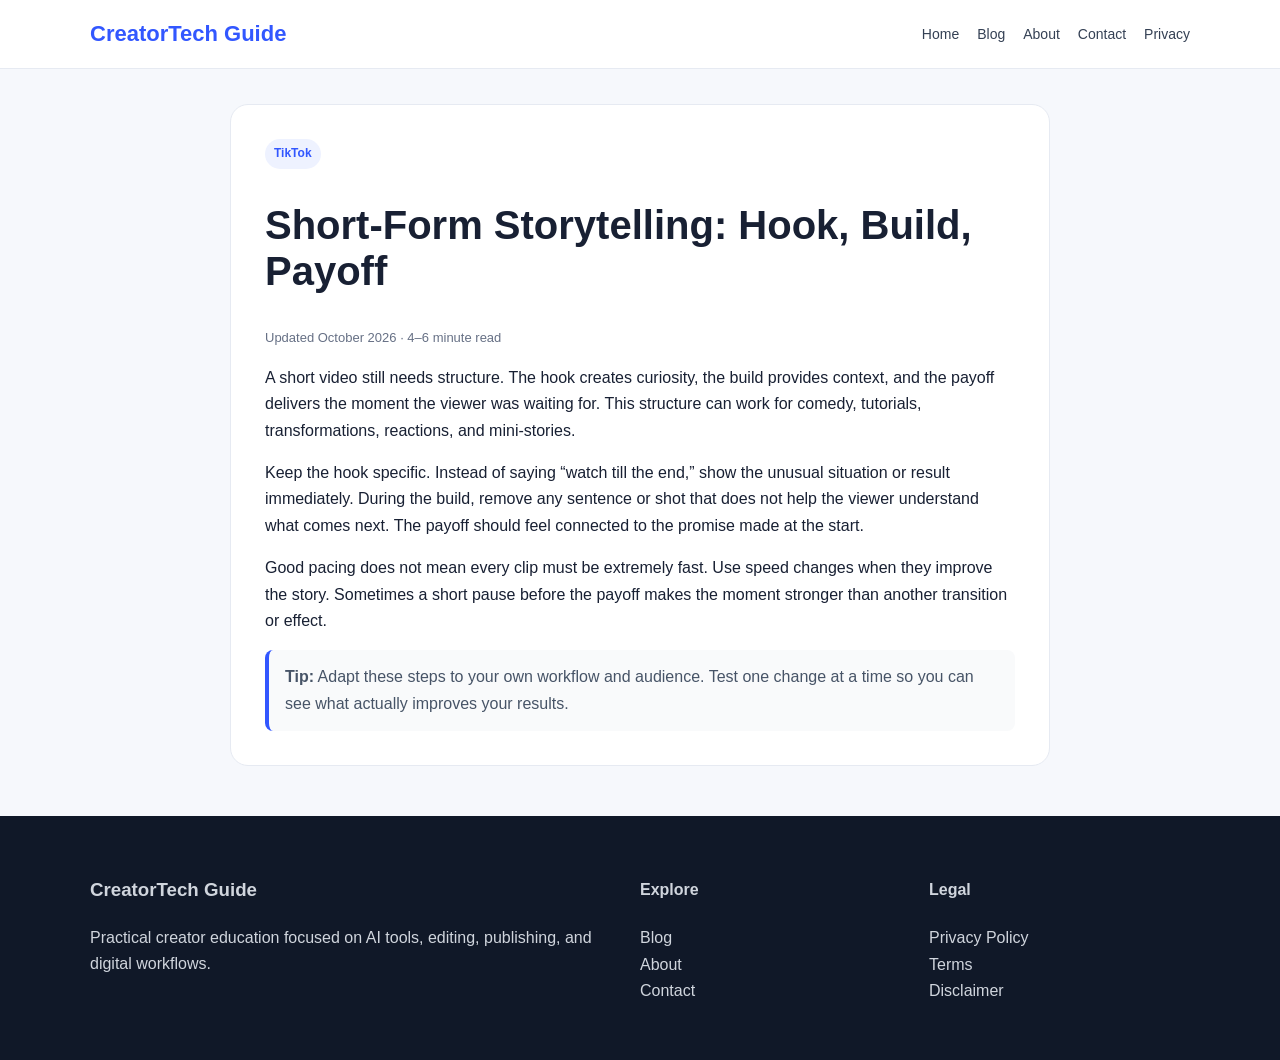
<file: tiktok-storytelling.html>
<!doctype html><html lang="en"><head>
<meta charset="utf-8"><meta name="viewport" content="width=device-width,initial-scale=1">
<title>Short-Form Storytelling: Hook, Build, Payoff | CreatorTech Guide</title>
<meta name="description" content="Short-Form Storytelling: Hook, Build, Payoff">
<link rel="stylesheet" href="style.css">
</head><body>
<header><div class="container nav">
<a class="logo" href="index.html">CreatorTech Guide</a>
<nav>
<a href="index.html">Home</a>
<a href="blog.html">Blog</a>
<a href="about.html">About</a>
<a href="contact.html">Contact</a>
<a href="privacy.html">Privacy</a>
</nav>
</div></header>
<main class="container"><article class="article"><span class="badge">TikTok</span>
    <h1>Short-Form Storytelling: Hook, Build, Payoff</h1><p class="meta">Updated October 2026 · 4–6 minute read</p><p>A short video still needs structure. The hook creates curiosity, the build provides context, and the payoff delivers the moment the viewer was waiting for. This structure can work for comedy, tutorials, transformations, reactions, and mini-stories.</p><p>Keep the hook specific. Instead of saying “watch till the end,” show the unusual situation or result immediately. During the build, remove any sentence or shot that does not help the viewer understand what comes next. The payoff should feel connected to the promise made at the start.</p><p>Good pacing does not mean every clip must be extremely fast. Use speed changes when they improve the story. Sometimes a short pause before the payoff makes the moment stronger than another transition or effect.</p>
    <div class="notice"><strong>Tip:</strong> Adapt these steps to your own workflow and audience. Test one change at a time so you can see what actually improves your results.</div>
    </article></main>
<footer><div class="container footer-grid">
<div><h3>CreatorTech Guide</h3><p>Practical creator education focused on AI tools, editing, publishing, and digital workflows.</p></div>
<div><h4>Explore</h4><p><a href="blog.html">Blog</a><br><a href="about.html">About</a><br><a href="contact.html">Contact</a></p></div>
<div><h4>Legal</h4><p><a href="privacy.html">Privacy Policy</a><br><a href="terms.html">Terms</a><br><a href="disclaimer.html">Disclaimer</a></p></div>
</div></footer>
</body></html>
</file>
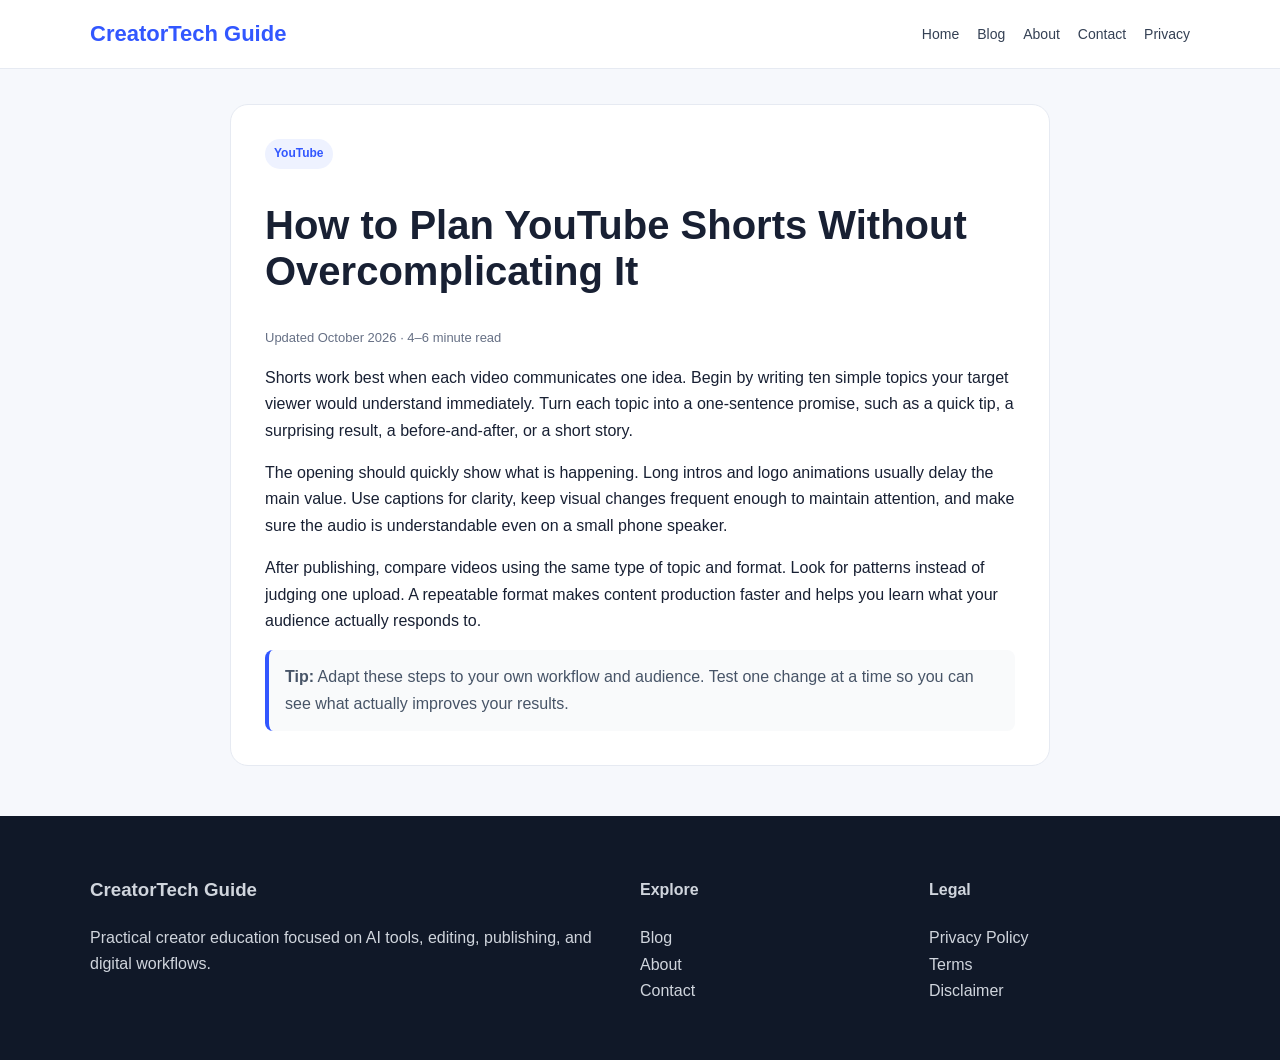
<file: youtube-shorts-planning.html>
<!doctype html><html lang="en"><head>
<meta charset="utf-8"><meta name="viewport" content="width=device-width,initial-scale=1">
<title>How to Plan YouTube Shorts Without Overcomplicating It | CreatorTech Guide</title>
<meta name="description" content="How to Plan YouTube Shorts Without Overcomplicating It">
<link rel="stylesheet" href="style.css">
</head><body>
<header><div class="container nav">
<a class="logo" href="index.html">CreatorTech Guide</a>
<nav>
<a href="index.html">Home</a>
<a href="blog.html">Blog</a>
<a href="about.html">About</a>
<a href="contact.html">Contact</a>
<a href="privacy.html">Privacy</a>
</nav>
</div></header>
<main class="container"><article class="article"><span class="badge">YouTube</span>
    <h1>How to Plan YouTube Shorts Without Overcomplicating It</h1><p class="meta">Updated October 2026 · 4–6 minute read</p><p>Shorts work best when each video communicates one idea. Begin by writing ten simple topics your target viewer would understand immediately. Turn each topic into a one-sentence promise, such as a quick tip, a surprising result, a before-and-after, or a short story.</p><p>The opening should quickly show what is happening. Long intros and logo animations usually delay the main value. Use captions for clarity, keep visual changes frequent enough to maintain attention, and make sure the audio is understandable even on a small phone speaker.</p><p>After publishing, compare videos using the same type of topic and format. Look for patterns instead of judging one upload. A repeatable format makes content production faster and helps you learn what your audience actually responds to.</p>
    <div class="notice"><strong>Tip:</strong> Adapt these steps to your own workflow and audience. Test one change at a time so you can see what actually improves your results.</div>
    </article></main>
<footer><div class="container footer-grid">
<div><h3>CreatorTech Guide</h3><p>Practical creator education focused on AI tools, editing, publishing, and digital workflows.</p></div>
<div><h4>Explore</h4><p><a href="blog.html">Blog</a><br><a href="about.html">About</a><br><a href="contact.html">Contact</a></p></div>
<div><h4>Legal</h4><p><a href="privacy.html">Privacy Policy</a><br><a href="terms.html">Terms</a><br><a href="disclaimer.html">Disclaimer</a></p></div>
</div></footer>
</body></html>
</file>
<file: style.css>
:root{
  --bg:#f6f8fc; --card:#ffffff; --text:#182033; --muted:#667085;
  --brand:#3257ff; --brand2:#7b61ff; --border:#e6eaf2;
}
*{box-sizing:border-box} body{margin:0;font-family:Inter,Arial,sans-serif;background:var(--bg);color:var(--text);line-height:1.65}
a{color:inherit;text-decoration:none} img{max-width:100%}
.container{width:min(1100px,92%);margin:auto}
header{background:#fff;border-bottom:1px solid var(--border);position:sticky;top:0;z-index:10}
.nav{display:flex;align-items:center;justify-content:space-between;padding:16px 0;gap:20px}
.logo{font-weight:800;font-size:22px;color:var(--brand)}
nav{display:flex;gap:18px;flex-wrap:wrap}
nav a{font-size:14px;color:#344054} nav a:hover{color:var(--brand)}
.hero{padding:74px 0 46px;background:linear-gradient(135deg,#edf2ff,#faf8ff)}
.hero h1{font-size:clamp(38px,6vw,64px);line-height:1.05;margin:0 0 18px}
.hero p{font-size:18px;color:var(--muted);max-width:760px}
.btn{display:inline-block;background:var(--brand);color:#fff;padding:12px 18px;border-radius:10px;font-weight:700;margin-top:12px}
.section{padding:46px 0}.section h2{font-size:30px;margin:0 0 20px}
.grid{display:grid;grid-template-columns:repeat(3,1fr);gap:20px}
.card{background:var(--card);border:1px solid var(--border);border-radius:16px;padding:22px;box-shadow:0 6px 20px rgba(16,24,40,.04)}
.card h3{margin-top:0}.meta{color:var(--muted);font-size:13px}.card p{color:#475467}
.badge{display:inline-block;background:#eef2ff;color:var(--brand);padding:5px 9px;border-radius:999px;font-size:12px;font-weight:700}
.article{background:#fff;border:1px solid var(--border);border-radius:18px;padding:34px;max-width:820px;margin:35px auto}
.article h1{font-size:40px;line-height:1.15}.article h2{margin-top:32px}
.notice{background:#f9fafb;border-left:4px solid var(--brand);padding:14px 16px;border-radius:8px;color:#475467}
footer{background:#101828;color:#d0d5dd;margin-top:50px;padding:40px 0}
.footer-grid{display:grid;grid-template-columns:2fr 1fr 1fr;gap:28px} footer a{color:#d0d5dd}
form{display:grid;gap:12px} input,textarea{width:100%;padding:12px;border:1px solid var(--border);border-radius:10px;font:inherit}
textarea{min-height:140px} button{border:0;background:var(--brand);color:#fff;padding:12px 16px;border-radius:10px;font-weight:700;cursor:pointer}
@media(max-width:800px){.grid{grid-template-columns:1fr}.footer-grid{grid-template-columns:1fr}.nav{align-items:flex-start;flex-direction:column}.article{padding:22px}.article h1{font-size:32px}}
</file>
